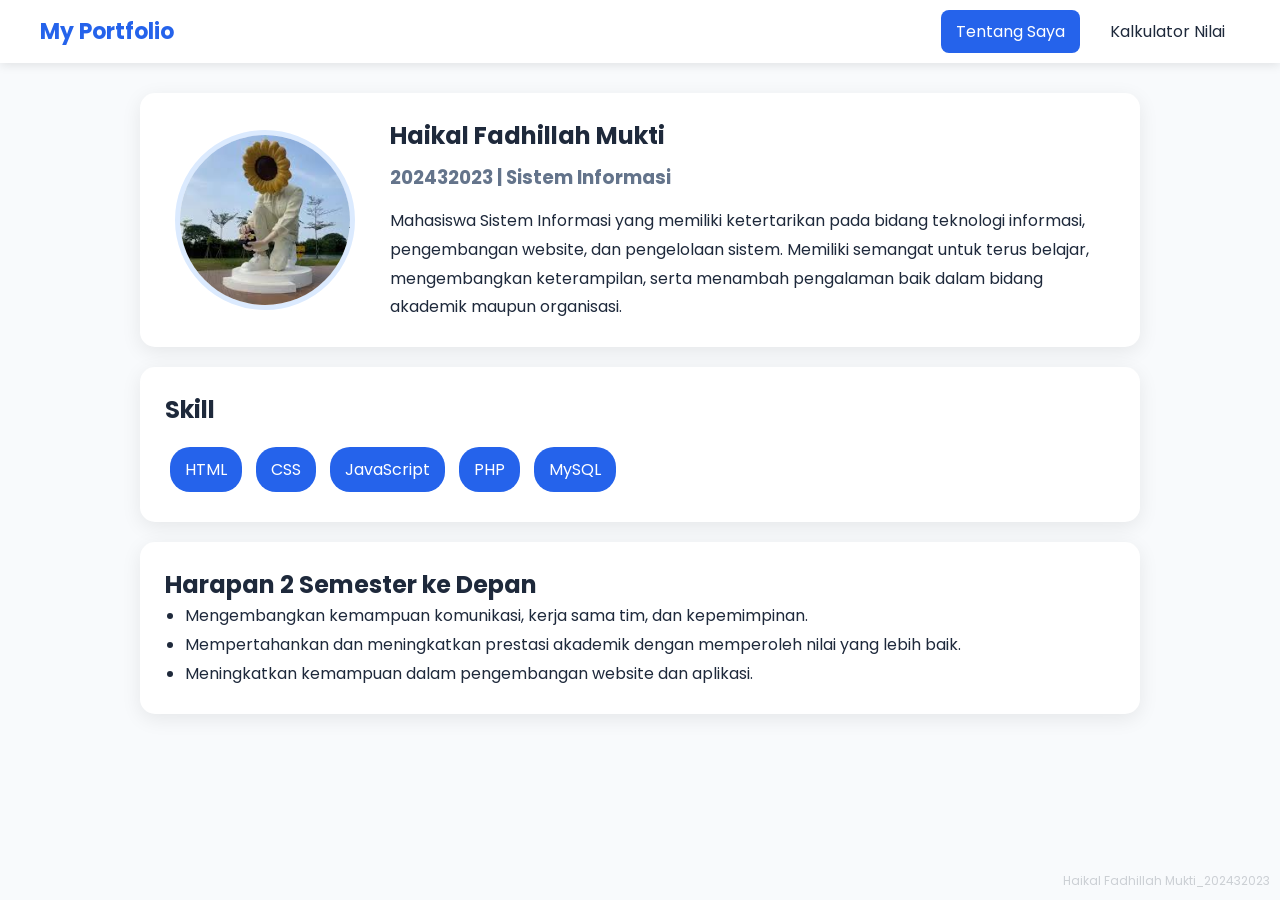
<file: index.html>
<!DOCTYPE html>
<html lang="id">
<head>
<meta charset="UTF-8">
<meta name="viewport" content="width=device-width, initial-scale=1.0">

<title>Tentang Saya</title>

<link rel="preconnect" href="https://fonts.googleapis.com">
<link href="https://fonts.googleapis.com/css2?family=Poppins:wght@300;400;600;700&display=swap" rel="stylesheet">

<link rel="stylesheet" href="style.css">
<link rel="stylesheet" href="tentang.css">
</head>

<body>

<div class="watermark">
Haikal Fadhillah Mukti_202432023
</div>

<nav>
<div class="brand">My Portfolio</div>

<ul>
<li><a href="index.html" class="active">Tentang Saya</a></li>
<li><a href="kalkulator.html">Kalkulator Nilai</a></li>
</ul>
</nav>

<div class="container">

<section class="hero card">

<img src="images.jpg" alt="Foto Profil">

<h1>Haikal Fadhillah Mukti</h1>

<h3>202432023 | Sistem Informasi</h3>

<p>
Mahasiswa Sistem Informasi yang memiliki ketertarikan 
pada bidang teknologi informasi, pengembangan website, 
dan pengelolaan sistem. Memiliki semangat untuk terus belajar, 
mengembangkan keterampilan, serta menambah pengalaman baik dalam
bidang akademik maupun organisasi.
</p>

</section>

<section class="card">

<h2>Skill</h2>

<div class="skills">

<span class="tag">HTML</span>
<span class="tag">CSS</span>
<span class="tag">JavaScript</span>
<span class="tag">PHP</span>
<span class="tag">MySQL</span>

</div>

</section>

<section class="card">

<h2>Harapan 2 Semester ke Depan</h2>

<ul class="harapan">

<li>
Mengembangkan kemampuan komunikasi, kerja sama tim, dan kepemimpinan.
</li>

<li>
Mempertahankan dan meningkatkan prestasi akademik dengan memperoleh nilai yang lebih baik.
</li>

<li>
Meningkatkan kemampuan dalam pengembangan website dan aplikasi.
</li>

</ul>

</section>

</div>

</body>
</html>
</file>
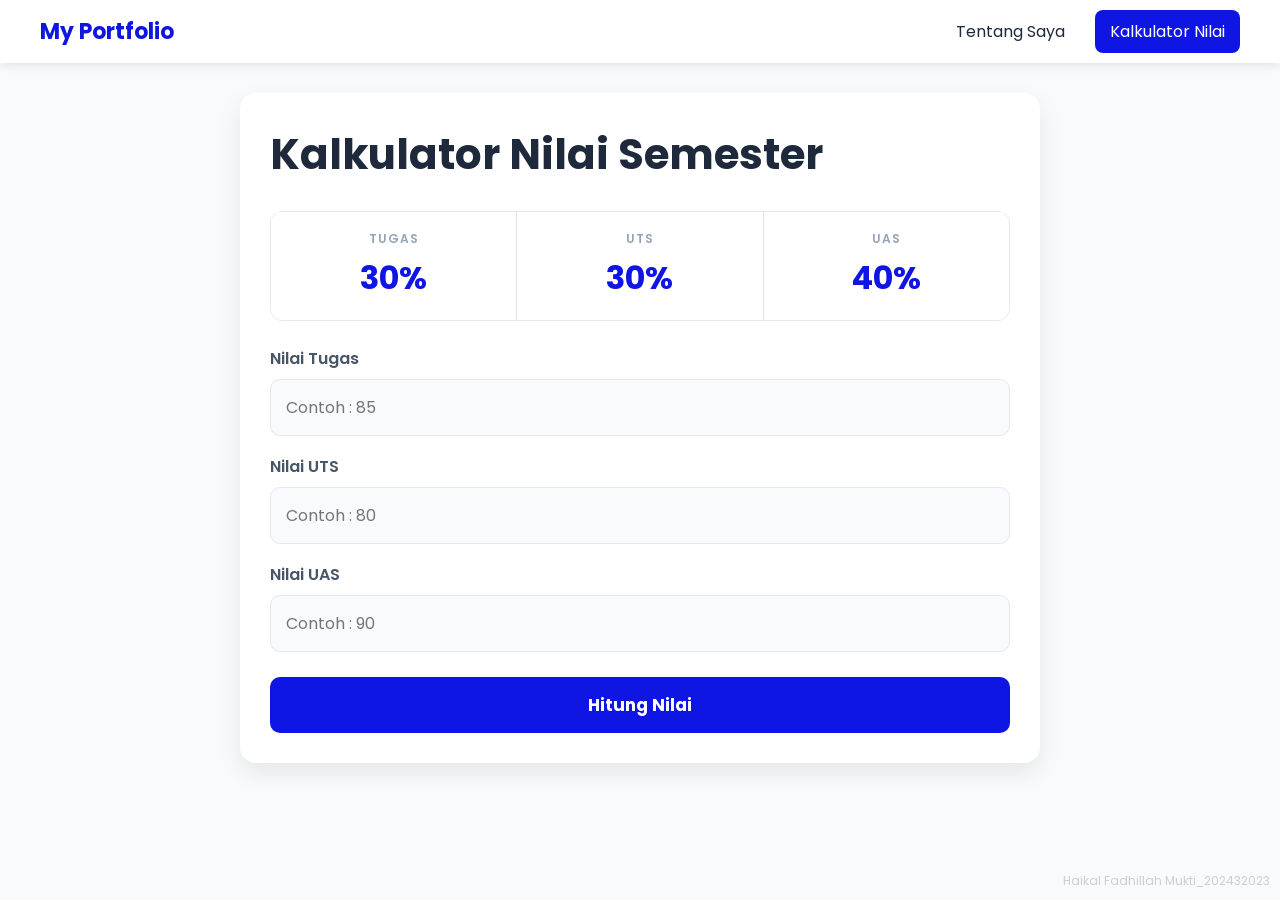
<file: kalkulator.html>
<!DOCTYPE html>
<html lang="id">
<head>
<meta charset="UTF-8">
<meta name="viewport" content="width=device-width, initial-scale=1.0">

<title>Kalkulator Nilai</title>

<link rel="preconnect" href="https://fonts.googleapis.com">
<link href="https://fonts.googleapis.com/css2?family=Poppins:wght@300;400;600;700&display=swap" rel="stylesheet">

<link rel="stylesheet" href="style.css">
<link rel="stylesheet" href="kalkulator.css">
</head>

<body>

<div class="watermark">
    Haikal Fadhillah Mukti_202432023
</div>

<nav>
    <div class="brand">My Portfolio</div>

    <ul>
        <li><a href="index.html">Tentang Saya</a></li>
        <li><a href="kalkulator.html" class="active">Kalkulator Nilai</a></li>
    </ul>
</nav>

<div class="container">

    <div class="card">

        <h1>Kalkulator Nilai Semester</h1>

        <div class="bobot">

            <div class="item-bobot">
                <small>TUGAS</small>
                <span>30%</span>
            </div>

            <div class="item-bobot">
                <small>UTS</small>
                <span>30%</span>
            </div>

            <div class="item-bobot">
                <small>UAS</small>
                <span>40%</span>
            </div>

        </div>

        <label for="tugas">Nilai Tugas</label>
        <input type="number" id="tugas" placeholder="Contoh : 85">

        <label for="uts">Nilai UTS</label>
        <input type="number" id="uts" placeholder="Contoh : 80">

        <label for="uas">Nilai UAS</label>
        <input type="number" id="uas" placeholder="Contoh : 90">

        <button id="btnHitung">
            Hitung Nilai
        </button>

        <div id="error" class="error"></div>

        <div id="hasil" class="hasil">

            <h2>Hasil Perhitungan</h2>

            <div class="nilai-box">
                <h1 id="nilaiAkhir"></h1>
                <h2 id="grade"></h2>
            </div>

        </div>

    </div>

</div>

<script src="kalkulator.js"></script>

</body>
</html>
</file>
<file: style.css>
:root{
--primary:#2563eb;
--secondary:#1d4ed8;
--light:#f8fafc;
--white:#ffffff;
--dark:#1e293b;
}

*{
margin:0;
padding:0;
box-sizing:border-box;
font-family:'Poppins',sans-serif;
}

body{
background:var(--light);
color:var(--dark);
}

.watermark{
position:fixed;
bottom:10px;
right:10px;
opacity:.2;
font-size:12px;
pointer-events:none;
}

nav{
position:sticky;
top:0;
z-index:999;
background:white;
display:flex;
justify-content:space-between;
align-items:center;
padding:15px 40px;
box-shadow:0 2px 10px rgba(0,0,0,.1);
}

.brand{
font-size:22px;
font-weight:700;
color:var(--primary);
}

nav ul{
display:flex;
list-style:none;
gap:15px;
}

nav a{
text-decoration:none;
padding:10px 15px;
border-radius:8px;
color:var(--dark);
transition:.3s;
}

nav a:hover{
background:#dbeafe;
}

.active{
background:var(--primary);
color:white;
}

.container{
width:90%;
max-width:1000px;
margin:30px auto;
}

.card{
background:white;
padding:25px;
border-radius:15px;
margin-bottom:20px;
box-shadow:0 5px 20px rgba(0,0,0,.08);
transition:.3s;
}

.card:hover{
transform:translateY(-5px);
}

@media(max-width:500px){

nav{
flex-direction:column;
gap:10px;
}

nav ul{
flex-direction:column;
text-align:center;
}

}
</file>
<file: tentang.css>
.hero{
    display:grid;
    grid-template-columns:200px 1fr;
    grid-template-areas:
    "foto nama"
    "foto nim"
    "foto bio";
    align-items:center;
    gap:10px 25px;
    text-align:left;
}

.hero img{
    grid-area:foto;
    width:180px;
    height:180px;
    object-fit:cover;
    border-radius:50%;
    border:5px solid #dbeafe;
    justify-self:center;
    margin-bottom:0;
}

.hero h1{
    grid-area:nama;
    margin-bottom:0;
    align-self:end;
}

.hero h3{
    grid-area:nim;
    color:#64748b;
    margin:0;
    align-self:start;
}

.hero p{
    grid-area:bio;
    margin-top:5px;
    line-height:1.8;
}

.skills{
    margin-top:15px;
}

.tag{
    display:inline-block;
    padding:10px 15px;
    background:var(--primary);
    color:white;
    border-radius:20px;
    margin:5px;
    transition:.3s;
}

.tag:hover{
    transform:scale(1.1);
}

.harapan{
    padding-left:20px;
    line-height:1.8;
}
</file>
<file: kalkulator.css>
:root{
    --primary:#0f16e3;
    --secondary:#0f16e3;
}

.card{
    max-width:800px;
    margin:auto;
    background:#ffffff;
    padding:30px;
    border-radius:16px;
    box-shadow:0 10px 25px rgba(0,0,0,.08);
}

.card h1{
    margin-top:0;
    margin-bottom:25px;
    font-size:42px;
    font-weight:700;
    color:#1e293b;
}

.bobot{
    display:flex;
    margin-bottom:25px;
    border:1px solid #e2e8f0;
    border-radius:12px;
    overflow:hidden;
}

.item-bobot{
    flex:1;
    text-align:center;
    padding:18px;
    background:#ffffff;
    border-right:1px solid #e2e8f0;
}

.item-bobot:last-child{
    border-right:none;
}

.item-bobot small{
    display:block;
    font-size:12px;
    font-weight:600;
    color:#94a3b8;
    letter-spacing:1px;
    margin-bottom:6px;
}

.item-bobot span{
    font-size:32px;
    font-weight:700;
    color:var(--primary);
}

label{
    display:block;
    margin-top:18px;
    margin-bottom:8px;
    font-weight:600;
    color:#475569;
}

input{
    width:100%;
    padding:15px;
    border:1px solid #e2e8f0;
    border-radius:10px;
    background:#f8fafc;
    font-size:16px;
    box-sizing:border-box;
    transition:.3s;
}

input:focus{
    outline:none;
    background:#ffffff;
    border-color:var(--primary);
    box-shadow:0 0 0 3px rgba(20,184,166,.15);
}

button{
    width:100%;
    margin-top:25px;
    padding:15px;
    border:none;
    border-radius:10px;
    background:var(--primary);
    color:white;
    font-size:17px;
    font-weight:700;
    cursor:pointer;
    transition:.3s;
}

button:hover{
    background:var(--secondary);
}

.error{
    display:none;
    margin-top:15px;
    padding:12px;
    background:#fee2e2;
    color:#dc2626;
    border-radius:10px;
    font-weight:600;
}

.hasil{
    display:none;
    margin-top:25px;
    text-align:center;
    padding:25px;
    border-radius:12px;
}

.nilai-box h1{
    margin:0;
    font-size:55px;
    font-weight:700;
}

.nilai-box h2{
    margin-top:10px;
}

.grade-A{
    background:#86efac;
}

.grade-B{
    background:#bef264;
}

.grade-C{
    background:#fde047;
}

.grade-D{
    background:#fdba74;
}

.grade-E{
    background:#f87171;
    color:white;
}
</file>
